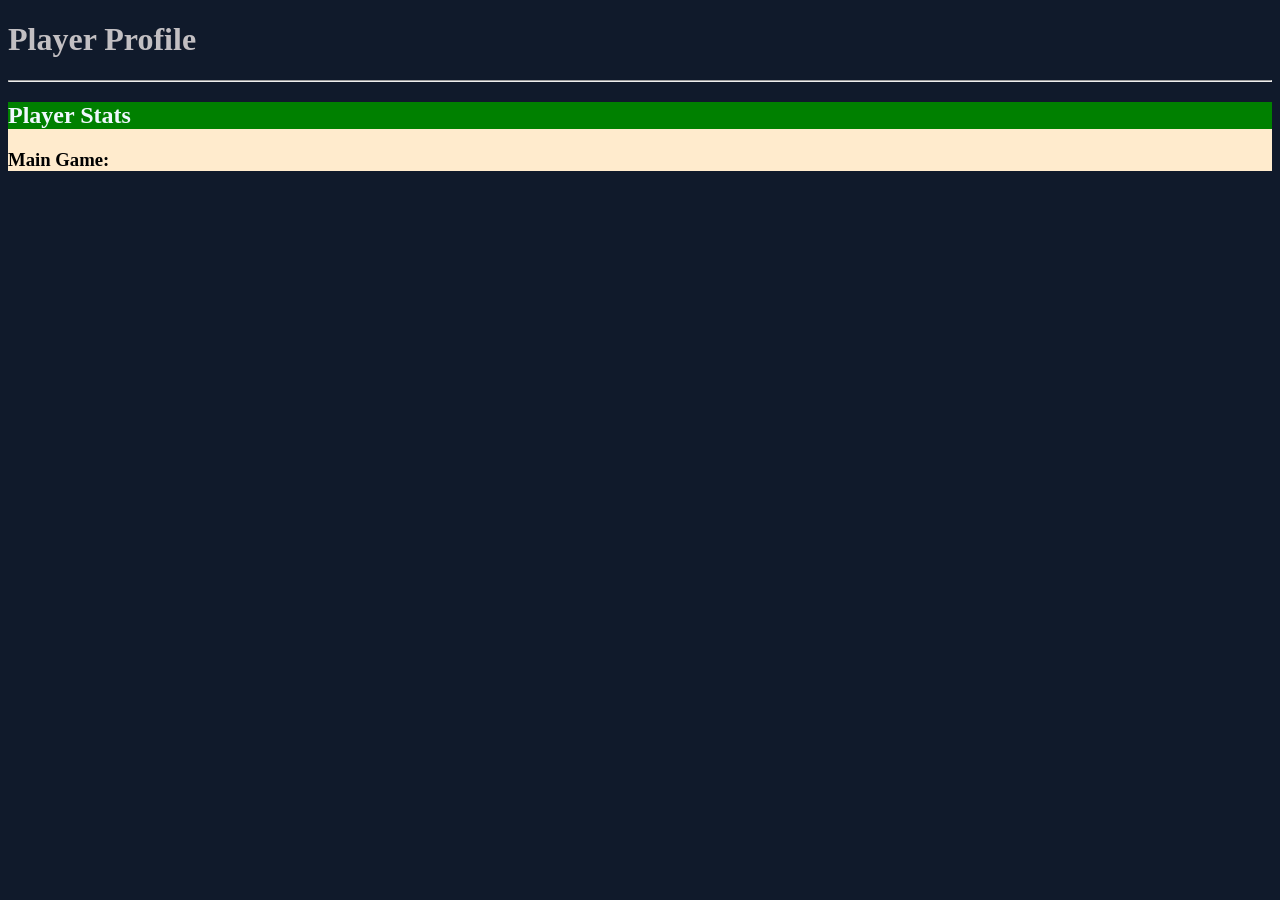
<file: Lesson-01-Intro-to-CSS/index.html>
<!DOCTYPE html>
<html lang="en">
<head>
    <meta charset="UTF-8">
    <meta name="viewport" content="width=device-width, initial-scale=1.0">
    <title>Player Profile</title>
    <!-- <style>
        body{
            background-color: #101A2B
            color: rgba(237,231,231,0.802);
        }
    </style> -->
    <link rel="stylesheet" href="css/style.css">
</head>
<body>
    <h1>Player Profile</h1>
    <hr>
    <div class="stats">
<h2 id="player">Player Stats</h2>
<h3>Main Game:</h3>
</div>
</body>
</html>
</file>
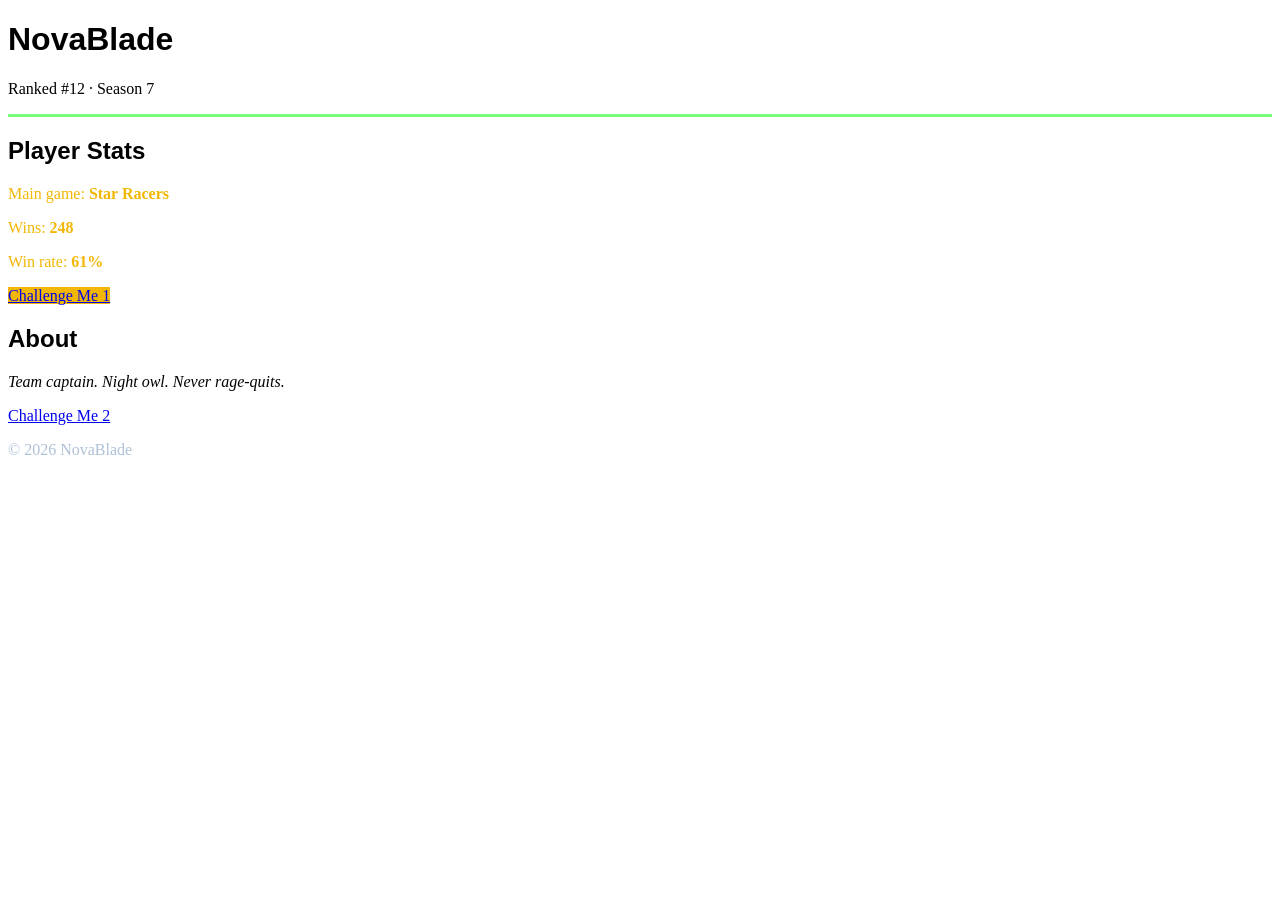
<file: Lesson-02-Selectors/index.html>
<!DOCTYPE html>
<html lang="en">
<head>
    <meta charset="UTF-8">
    <meta name="viewport" content="width=device-width, initial-scale=1.0">
    <title>Player Profile</title>

    <!-- This ONE line decides how the whole page looks.
         rel="stylesheet" = "this file is CSS"
         href="..."       = where the CSS file lives -->
    <link rel="stylesheet" href="style.css">
</head>
<body>

    <header id="banner">
        <h1>NovaBlade</h1>
        <p class="tagline">Ranked #12 &middot; Season 7</p>
    </header>

    <main>
        <section class="player-card">
            <h2>Player Stats</h2>
            <p>Main game: <span class="tag">Star Racers</span></p>
            <p>Wins: <span class="stat">248</span></p>
            <p>Win rate: <span class="stat">61%</span></p>
            <a class="btn" href="#">Challenge Me 1</a>
        </section>

        <section class="about">
            <h2>About</h2>
            <p>Team captain. Night owl. Never rage-quits.</p>
             <a class="btn" href="#">Challenge Me 2</a>
        </section>
    </main>

    <footer class="footer">
        <p>&copy; 2026 NovaBlade</p>
    </footer>

</body>
</html>
</file>
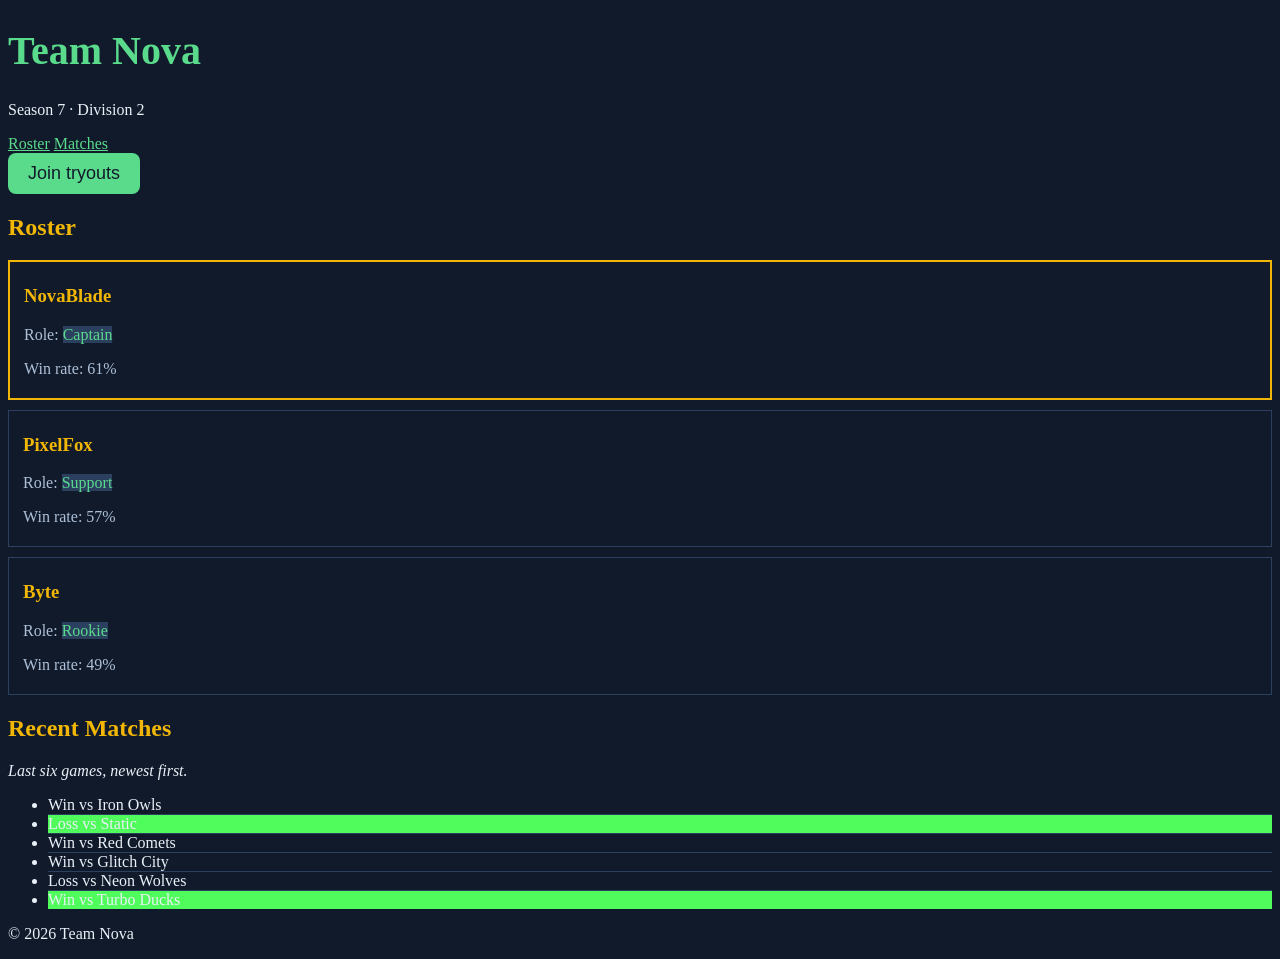
<file: 2c-Pseudo-Selectors/squad-page/index.html>
<!DOCTYPE html>
<html lang="en">
<head>
    <meta charset="UTF-8">
    <meta name="viewport" content="width=device-width, initial-scale=1.0">
    <title>Team Nova</title>
    <link rel="stylesheet" href="style.css">
</head>
<body>

    <header>
        <h1>Team Nova</h1>
        <p class="tagline">Season 7 &middot; Division 2</p>
        <nav>
            <a href="#roster">Roster</a>
            <a href="#matches">Matches</a>
        </nav>
        <!-- NEW in 2C: a button, so we can style how it reacts -->
        <button class="join">Join tryouts</button>
    </header>

    <main>
        <section id="roster">
            <h2>Roster</h2>

            <article class="player-card" id="captain">
                <h3>NovaBlade</h3>
                <p>Role: <span class="tag">Captain</span></p>
                <p>Win rate: <span class="stat">61%</span></p>
            </article>

            <article class="player-card">
                <h3>PixelFox</h3>
                <p>Role: <span class="tag">Support</span></p>
                <p>Win rate: <span class="stat">57%</span></p>
            </article>

            <article class="player-card">
                <h3>Byte</h3>
                <p>Role: <span class="tag">Rookie</span></p>
                <p>Win rate: <span class="stat">49%</span></p>
            </article>
        </section>

        <section id="matches">
            <h2>Recent Matches</h2>
            <p>Last six games, newest first.</p>
            <!-- NEW in 2C: six results instead of three -->
            <ul class="results">
                <li>Win vs Iron Owls</li>
                <li>Loss vs Static</li>
                <li>Win vs Red Comets</li>
                <li>Win vs Glitch City</li>
                <li>Loss vs Neon Wolves</li>
                <li>Win vs Turbo Ducks</li>
            </ul>
        </section>
    </main>

    <footer>
        <p>&copy; 2026 Team Nova</p>
    </footer>

</body>
</html>
</file>
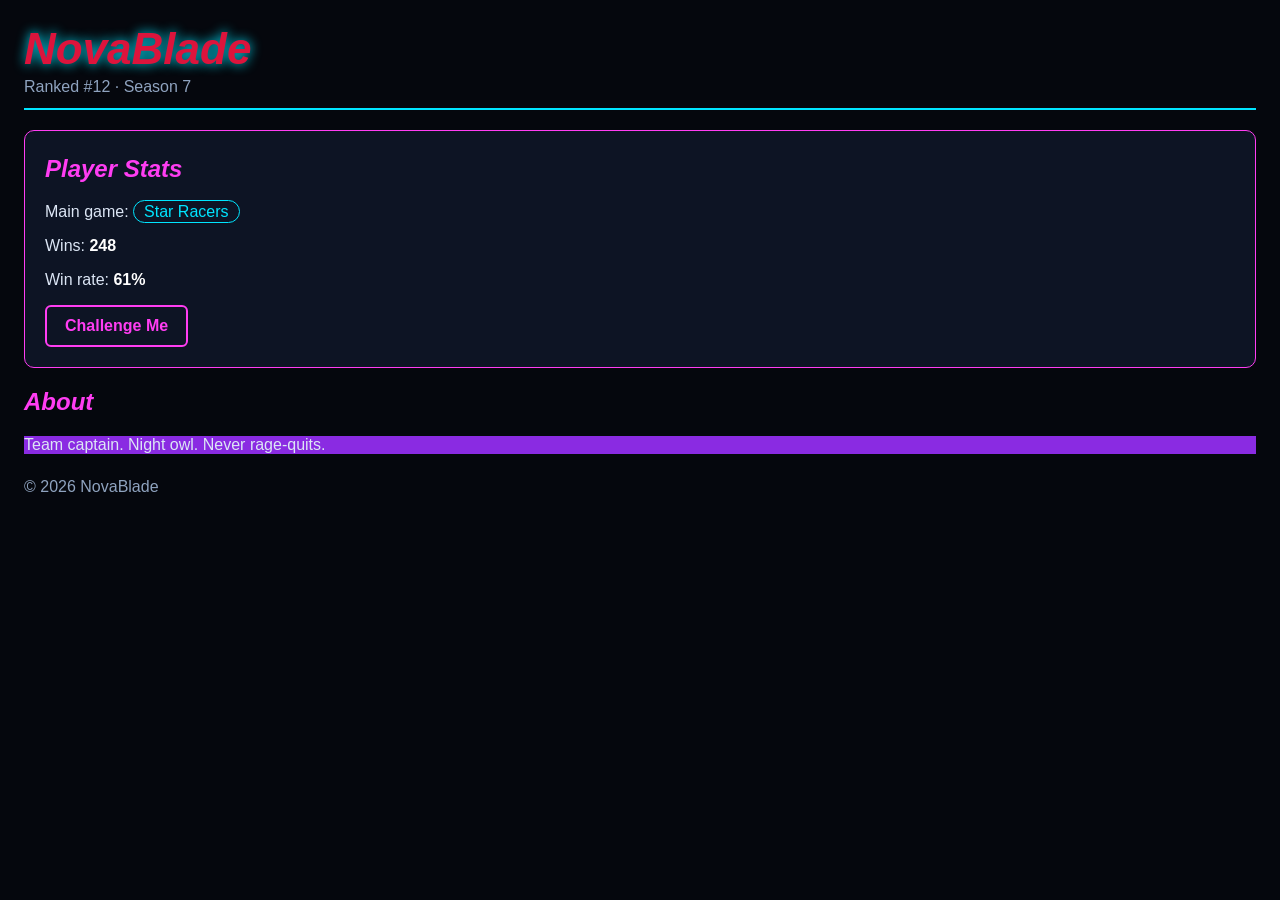
<file: Lesson-01-Intro-to-CSS/player-profile/index.html>
<!DOCTYPE html>
<html lang="en">
<head>
    <meta charset="UTF-8">
    <meta name="viewport" content="width=device-width, initial-scale=1.0">
    <title>Player Profile</title>

    <!-- This ONE line decides how the whole page looks.
         rel="stylesheet" = "this file is CSS"
         href="..."       = where the CSS file lives -->
    <!-- <link rel="stylesheet" href="themes/arcade.css"> -->
     <!-- <link rel="stylesheet" href="themes/minimal.css"> -->
      <link rel="stylesheet" href="themes/neon.css">
      <style>
        h1 {color: crimson;}
      </style> 
       <!-- <style> -->
        <!-- /* =========================================================
   ARCADE THEME  ·  ready-made skin for Lesson 1
   You don't need to understand every line yet.
   By the end of Unit 2, you will.
   ========================================================= */

/* body {
    background-color: #1a1033;          /* deep purple cabinet */
    color: #f5f0ff;                     /* near-white text */
    font-family: "Courier New", Courier, monospace;
    margin: 0;
    padding: 24px;
}

header {
    border: 4px solid #ffd23f;          /* gold marquee frame */
    padding: 12px 20px;
    text-align: center;
}

h1 {
    color: #ffd23f;
    font-size: 40px;
    letter-spacing: 4px;
    text-transform: uppercase;
    margin: 0;
}

h2 {
    color: #3ef0c8;                     /* mint */
    text-transform: uppercase;
}

.tagline {
    color: #c9b8ff;
    margin: 6px 0 0;
}

.player-card {
    border: 4px dashed #3ef0c8;
    padding: 4px 20px 20px;
    margin-top: 20px;
}

.tag {
    background-color: #ff5ca8;          /* hot pink pill */
    color: #1a1033;
    padding: 2px 8px;
}

.stat {
    color: #ffd23f;
    font-weight: bold;
}

.btn {
    display: inline-block;
    background-color: #ffd23f;
    color: #1a1033;
    padding: 10px 18px;
    text-decoration: none;
    font-weight: bold;
}


footer {
    color: #c9b8ff;
    text-align: center;
    margin-top: 24px;
} -->

       </style> 
</head>
<body>

    <header>
        <h1>NovaBlade</h1>
        <p class="tagline">Ranked #12 &middot; Season 7</p>
    </header>

    <main>
        <section class="player-card">
            <h2>Player Stats</h2>
            <p>Main game: <span class="tag">Star Racers</span></p>
            <p>Wins: <span class="stat">248</span></p>
            <p>Win rate: <span class="stat">61%</span></p>
            <a class="btn" href="#">Challenge Me</a>
        </section>

        <section>
            <h2>About</h2>
            <p style="background-color:blueviolet;">Team captain. Night owl. Never rage-quits.</p>
        </section>
    </main>

    <footer>
        <p>&copy; 2026 NovaBlade</p>
    </footer>

</body>
</html>
</file>
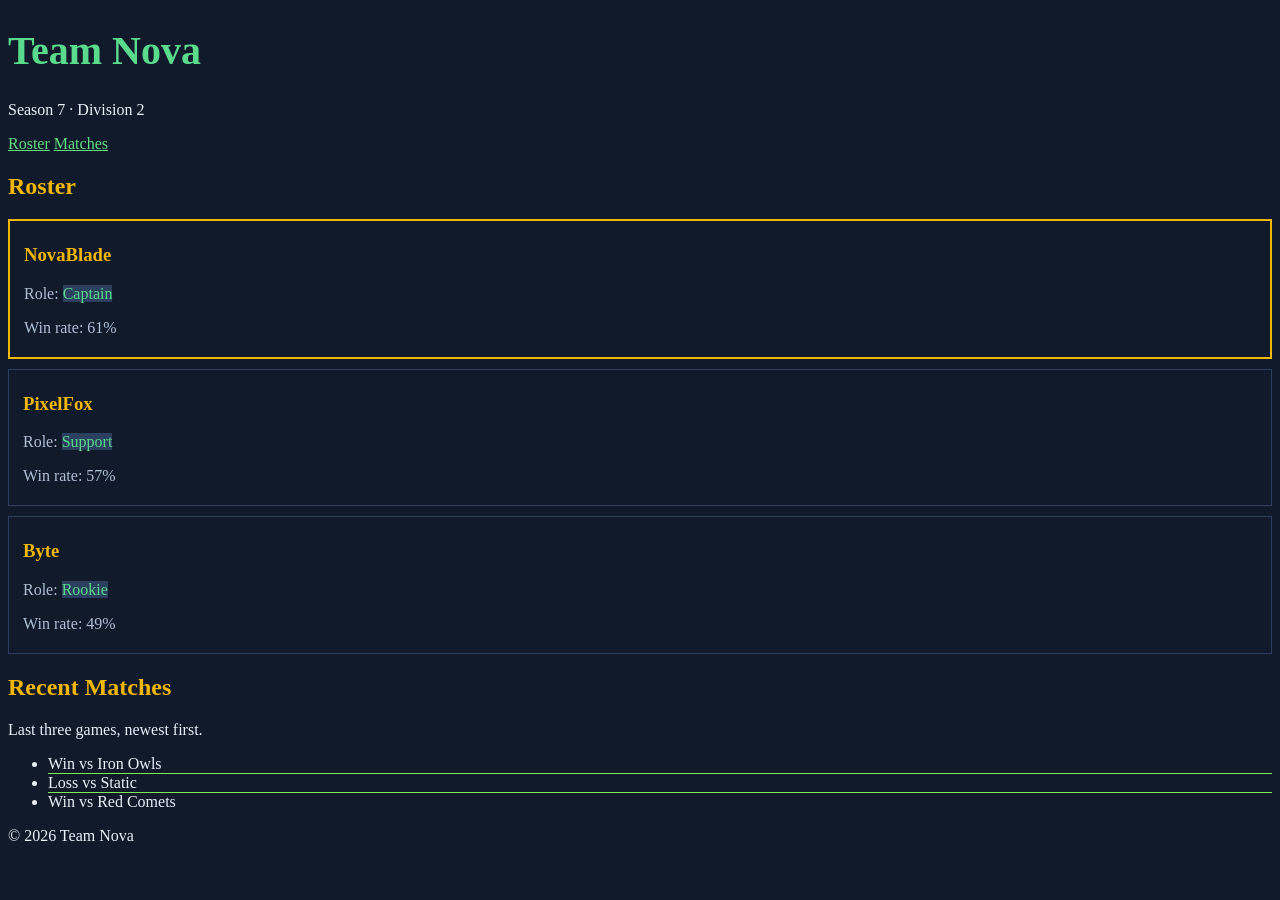
<file: Lesson-02-Selectors/2A-B-simple-combinators/index.html>
<!DOCTYPE html>
<html lang="en">
<head>
    <meta charset="UTF-8">
    <meta name="viewport" content="width=device-width, initial-scale=1.0">
    <title>Team Nova</title>
    <link rel="stylesheet" href="stlye.css">
</head>
<body>

    <header>
        <h1>Team Nova</h1>
        <p class="tagline">Season 7 &middot; Division 2</p>
        <nav>
            <a href="#roster">Roster</a>
            <a href="#matches">Matches</a>
        </nav>
    </header>

    <main>
        <!-- id="roster": one-of-a-kind, so the nav link can jump here -->
        <section id="roster">
            <h2>Roster</h2>

            <!-- three cards share a CLASS... -->
            <article class="player-card" id="captain">  <!-- ...only one has this ID -->
                <h3>NovaBlade</h3>
                <p>Role: <span class="tag">Captain</span></p>
                <p>Win rate: <span class="stat">61%</span></p>
            </article>

            <article class="player-card">
                <h3>PixelFox</h3>
                <p>Role: <span class="tag">Support</span></p>
                <p>Win rate: <span class="stat">57%</span></p>
            </article>

            <article class="player-card">
                <h3>Byte</h3>
                <p>Role: <span class="tag">Rookie</span></p>
                <p>Win rate: <span class="stat">49%</span></p>
            </article>
        </section>

        <section id="matches">
            <h2>Recent Matches</h2>
            <p>Last three games, newest first.</p>
            <ul class="results">
                <li>Win vs Iron Owls</li>
                <li>Loss vs Static</li>
                <li>Win vs Red Comets</li>
            </ul>
        </section>
    </main>

    <footer>
        <p>&copy; 2026 Team Nova</p>
    </footer>

</body>
</html>
</file>
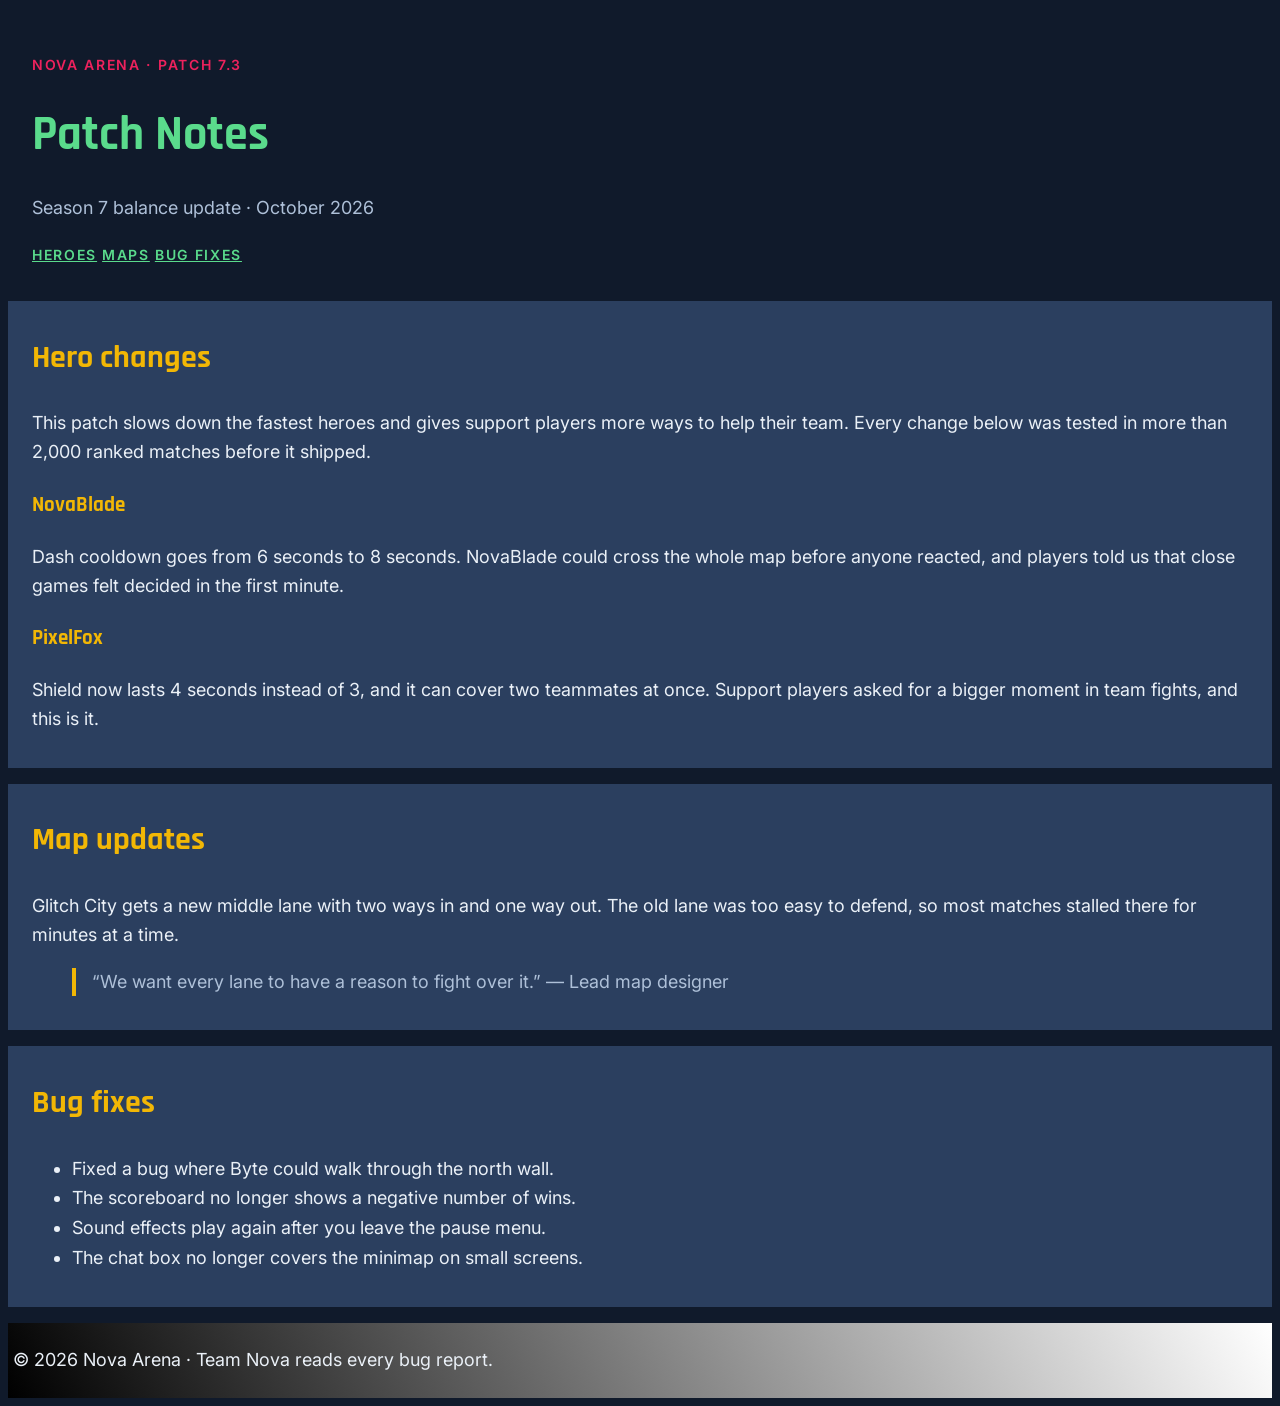
<file: Lesson-04-Backrounds/starter (1).html>
<!DOCTYPE html>
<html lang="en">
<head>
    <meta charset="UTF-8">
    <meta name="viewport" content="width=device-width, initial-scale=1.0">
    <title>Patch 7.3 Notes · Nova Arena</title>
    <!-- Lesson 3 · the two Google Fonts -->
    <link rel="preconnect" href="https://fonts.googleapis.com">
    <link rel="preconnect" href="https://fonts.gstatic.com" crossorigin>
    <link href="https://fonts.googleapis.com/css2?family=Inter:wght@400;600&family=Rajdhani:wght@500;700&display=swap" rel="stylesheet">
    <link rel="stylesheet" href="style.css">
</head>
<body>
    <!-- Lesson 4 · this header gets the background image (arena.png, in the same folder as style.css) -->
    <header>
        <p class="eyebrow">Nova Arena · Patch 7.3</p>
        <h1>Patch Notes</h1>
        <p class="tagline">Season 7 balance update · October 2026</p>
        <nav>
            <a href="#heroes">Heroes</a>
            <a href="#maps">Maps</a>
            <a href="#fixes">Bug fixes</a>
        </nav>
    </header>

    <main>
        <section id="heroes">
            <h2>Hero changes</h2>
            <p>This patch slows down the fastest heroes and gives support players more ways to help their team. Every change below was tested in more than 2,000 ranked matches before it shipped.</p>

            <h3>NovaBlade</h3>
            <p>Dash cooldown goes from 6 seconds to 8 seconds. NovaBlade could cross the whole map before anyone reacted, and players told us that close games felt decided in the first minute.</p>

            <h3>PixelFox</h3>
            <p>Shield now lasts 4 seconds instead of 3, and it can cover two teammates at once. Support players asked for a bigger moment in team fights, and this is it.</p>
        </section>

        <section id="maps">
            <h2>Map updates</h2>
            <p>Glitch City gets a new middle lane with two ways in and one way out. The old lane was too easy to defend, so most matches stalled there for minutes at a time.</p>
            <blockquote>“We want every lane to have a reason to fight over it.” — Lead map designer</blockquote>
        </section>

        <section id="fixes">
            <h2>Bug fixes</h2>
            <ul>
                <li>Fixed a bug where Byte could walk through the north wall.</li>
                <li>The scoreboard no longer shows a negative number of wins.</li>
                <li>Sound effects play again after you leave the pause menu.</li>
                <li>The chat box no longer covers the minimap on small screens.</li>
            </ul>
        </section>
    </main>

    <footer>
        <p>© 2026 Nova Arena · Team Nova reads every bug report.</p>
    </footer>
</body>
</html>
</file>
<file: Lesson-01-Intro-to-CSS/css/style.css>
body {
    background-color: #101A2B;
    color: rgba(237, 231, 231, 0.802);
}

.stats {
    background-color: blanchedalmond;
    color: black;
}

#player {
    background-color: green;
    color: aliceblue;
}
</file>
<file: Lesson-02-Selectors/style.css>
h1, h2{
    font-family:'Franklin Gothic Medium', 'Arial Narrow', Arial, sans-serif;
}
.player-card p {
    color:#F2B705;
}
.player-card .btn{
    background-color: #F2B705;
}
#banner{
border-bottom: 3px solid rgb(120, 254, 120);
}
.about p {
    font-style:italic ;
}
.tag, .stat{
    font-weight: bold;
}
.footer{
    color: #AEC0D8;
}
</file>
<file: 2c-Pseudo-Selectors/squad-page/style.css>
/* style.css · squad page (after Lesson 2B) */

body {
    background-color: #101A2B;
    color: #EAF0F7;
}

h1 {
    color: #5ADB8C;
    font-size: 40px;
}

.tag {
    background-color: #2B3F5F;
    color: #5ADB8C;
}

/* group: every <h2> AND every <h3> */
h2, h3 {
    color: #F2B705;
}

/* class selector: every class="player-card" */
.player-card {
    border: 1px solid #2B3F5F;
    padding: 4px 14px;
    margin: 10px 0;
}

/* id selector: the one id="captain" */
#captain {
    border: 2px solid #F2B705;
}

/* descendant (space): only <p> INSIDE a card */
.player-card p {
    color: #AEC0D8;
}

/* descendant (space): only links INSIDE the nav */
nav a {
    color: #5ADB8C;
}

/* child (>): a <p> DIRECTLY inside #matches */
#matches > p {
    font-style: italic;
}

/* adjacent sibling (+): an <li> right AFTER an <li> */
li + li {
    border-top: 1px solid #2B3F5F;
}

/* NEW in 2C: the button, before any states */
.join {
    background-color: #5ADB8C;
    color: #101A2B;
    border: none;
    padding: 10px 20px;
    font-size: 18px;
    border-radius: 8px;
}

/* ===== Lesson 2C: pseudo-classes. Add your rules below. =====
   Code along 1  nav a:hover
   Code along 2  .join:hover  .join:active  .join:focus
   Code along 3  .results li:first-child  .results li:last-child
   Code along 4  .results li:nth-child(even)
   Remember: NO space before the colon.
*/

nav a:hover {
    color: white;
    text-decoration: none;
}
/* the button's states */
.join:hover {
    background-color: #F2B705;
}
/* when button is clicked */
.join:active{
    transform: scale (.9);
}

/* when keyboard acsess elements */

.join:focus {
    outline: 3px solid purple;
}

/* .results li:first-child {
    background-color: #F2B705;
}

.results li:last-child {
    background-color: #253adc;
}

.results li:nth-child(even) {
    color: #53f22f;}
.results li:nth-child(odd) {
    background-color: #53f22f;}
.results li:nth-child(odd) {
    color: #000000;
}
.results li:nth-child(3){
    background-color: #f2352f;
} */
/* .results li:nth-child(3n) {
background-color: red;
} */
.results li:nth-child(4n+2){
background-color: rgb(80, 251, 92);
}
</file>
<file: Lesson-01-Intro-to-CSS/player-profile/themes/arcade.css>
/* =========================================================
   ARCADE THEME  ·  ready-made skin for Lesson 1
   You don't need to understand every line yet.
   By the end of Unit 2, you will.
   ========================================================= */

body {
    background-color: #1a1033;          /* deep purple cabinet */
    color: #f5f0ff;                     /* near-white text */
    font-family: "Courier New", Courier, monospace;
    margin: 0;
    padding: 24px;
}

header {
    border: 4px solid #ffd23f;          /* gold marquee frame */
    padding: 12px 20px;
    text-align: center;
}

h1 {
    color: #ffd23f;
    font-size: 40px;
    letter-spacing: 4px;
    text-transform: uppercase;
    margin: 0;
}

h2 {
    color: #3ef0c8;                     /* mint */
    text-transform: uppercase;
}

.tagline {
    color: #c9b8ff;
    margin: 6px 0 0;
}

.player-card {
    border: 4px dashed #3ef0c8;
    padding: 4px 20px 20px;
    margin-top: 20px;
}

.tag {
    background-color: #ff5ca8;          /* hot pink pill */
    color: #1a1033;
    padding: 2px 8px;
}

.stat {
    color: #ffd23f;
    font-weight: bold;
}

.btn {
    display: inline-block;
    background-color: #ffd23f;
    color: #1a1033;
    padding: 10px 18px;
    text-decoration: none;
    font-weight: bold;
}

footer {
    color: #c9b8ff;
    text-align: center;
    margin-top: 24px;
}
</file>
<file: Lesson-01-Intro-to-CSS/player-profile/themes/minimal.css>
/* =========================================================
   MINIMAL THEME  ·  ready-made skin for Lesson 1
   You don't need to understand every line yet.
   By the end of Unit 2, you will.
   ========================================================= */

body {
    background-color: #fbfaf7;          /* warm paper */
    color: #222222;
    font-family: Georgia, "Times New Roman", serif;
    line-height: 1.6;
    margin: 0;
    padding: 24px;
}

header {
    border-bottom: 1px solid #222222;
    padding-bottom: 8px;
}

h1 {
    font-size: 42px;
    font-weight: normal;
    margin: 0;
}

h2 {
    font-size: 15px;
    font-family: Arial, Helvetica, sans-serif;
    letter-spacing: 2px;
    text-transform: uppercase;
    color: #6b6b6b;
}

.tagline {
    color: #6b6b6b;
    font-style: italic;
    margin: 0;
}

.player-card {
    margin-top: 16px;
}

.tag {
    border-bottom: 2px solid #c0392b;   /* one red accent */
}

.stat {
    font-weight: bold;
}

.btn {
    color: #c0392b;
    font-family: Arial, Helvetica, sans-serif;
    font-weight: bold;
}

footer {
    color: #6b6b6b;
    font-size: 14px;
    margin-top: 24px;
}
</file>
<file: Lesson-01-Intro-to-CSS/player-profile/themes/neon.css>
/* =========================================================
   NEON ESPORTS THEME  ·  ready-made skin for Lesson 1
   You don't need to understand every line yet.
   By the end of Unit 2, you will.
   ========================================================= */

body {
    background-color: #05070d;          /* almost black */
    color: #dce6f5;
    font-family: "Trebuchet MS", "Segoe UI", sans-serif;
    margin: 0;
    padding: 24px;
}

header {
    border-bottom: 2px solid #00e5ff;   /* cyan underline */
    padding-bottom: 12px;
}

h1 {
    color: #00e5ff;
    font-size: 44px;
    font-style: italic;
    margin: 0;
    text-shadow: 0 0 12px #00e5ff;      /* the glow */
}

h2 {
    color: #ff3df2;                     /* magenta */
    font-style: italic;
}

.tagline {
    color: #8fa3bf;
    margin: 4px 0 0;
}

.player-card {
    background-color: #0d1424;
    border: 1px solid #ff3df2;
    border-radius: 10px;
    padding: 4px 20px 20px;
    margin-top: 20px;
}

.tag {
    border: 1px solid #00e5ff;
    color: #00e5ff;
    border-radius: 999px;
    padding: 2px 10px;
}

.stat {
    color: #ffffff;
    font-weight: bold;
}

.btn {
    display: inline-block;
    border: 2px solid #ff3df2;
    color: #ff3df2;
    padding: 10px 18px;
    border-radius: 6px;
    text-decoration: none;
    font-weight: bold;
}

footer {
    color: #8fa3bf;
    margin-top: 24px;
}
</file>
<file: Lesson-02-Selectors/2A-B-simple-combinators/stlye.css>
/* style.css · squad page (after Lesson 2A) */

body {
    background-color: #101A2B;
    color: #EAF0F7;
}

h1 {
    color: #5ADB8C;
    font-size: 40px;
}

.tag {
    background-color: #2B3F5F;
    color: #5ADB8C;
}

/* group: every <h2> AND every <h3> */
h2, h3 {
    color: #F2B705;
}

/* class selector: every class="player-card" */
.player-card {
    border: 1px solid #2B3F5F;
    padding: 4px 14px;
    margin: 10px 0;
}

/* id selector: the one id="captain" */
#captain {
    border: 2px solid #F2B705;
}

/* descendant (space): */
.player-card p{
    color:#AEC0D8;
}
nav a{
    color:rgb(99, 222, 128);
}

li + li {
    border-top: 1px solid #78eb55;
}
</file>
<file: Lesson-04-Backrounds/style.css>
/* style.css · Patch Notes · Lesson 4 starter (Lesson 3 solution + STEP marks) */

body {
    background-color: #101A2B;
    color: #EAF0F7;
}

h1 {
    color: #5ADB8C;
}

h2, h3 {
    color: #F2B705;
}

.eyebrow {
    color: #ED225D;
}

.tagline,
blockquote {
    color: #AEC0D8;
}

nav a {
    color: #5ADB8C;
}

nav a:hover,
nav a:focus {
    color: #F2B705;
}

blockquote {
    border-left: 4px solid #F2B705;
    padding-left: 16px;
}

li + li {
    border-top: 1px solid #2B3F5F;
}

/* Lesson 3 · fonts */
body {
    font-family: 'Inter', sans-serif;
}

h1, h2, h3 {
    font-family: 'Rajdhani', sans-serif;
    font-weight: 700;
}

/* Lesson 3 · sizes and room */
body {
    font-size: 1.125rem;
    line-height: 1.6;
}

h1 {
    font-size: 3rem;
    line-height: 1.1;
}

h2 {
    font-size: 2rem;
}

/* Lesson 3 · labels */
.eyebrow,
nav a {
    text-transform: uppercase;
    letter-spacing: 0.12em;
    font-size: 0.875rem;
    font-weight: 600;
}

/* STEP 1 ▸ paint the three sections */
section {
    background-color:#2B3F5F;
    padding: 4px 24px 16px;
    margin-bottom: 16px;
}
/* STEP 2 ▸ the header: gradient, then image, then overlay */
header{
    background-image: linear-gradient(135deg, #2B3F5F, #101A2b);
    padding: 32px 24px
}

header{
    background-image:url(https://www.premiumbeat.com/blog/wp-content/uploads/2017/06/photography-cover.jpg);
    background-size: cover;
}

footer{
    background-image: linear-gradient(600deg, white, black);
        padding: 5px 5px;
}
</file>
